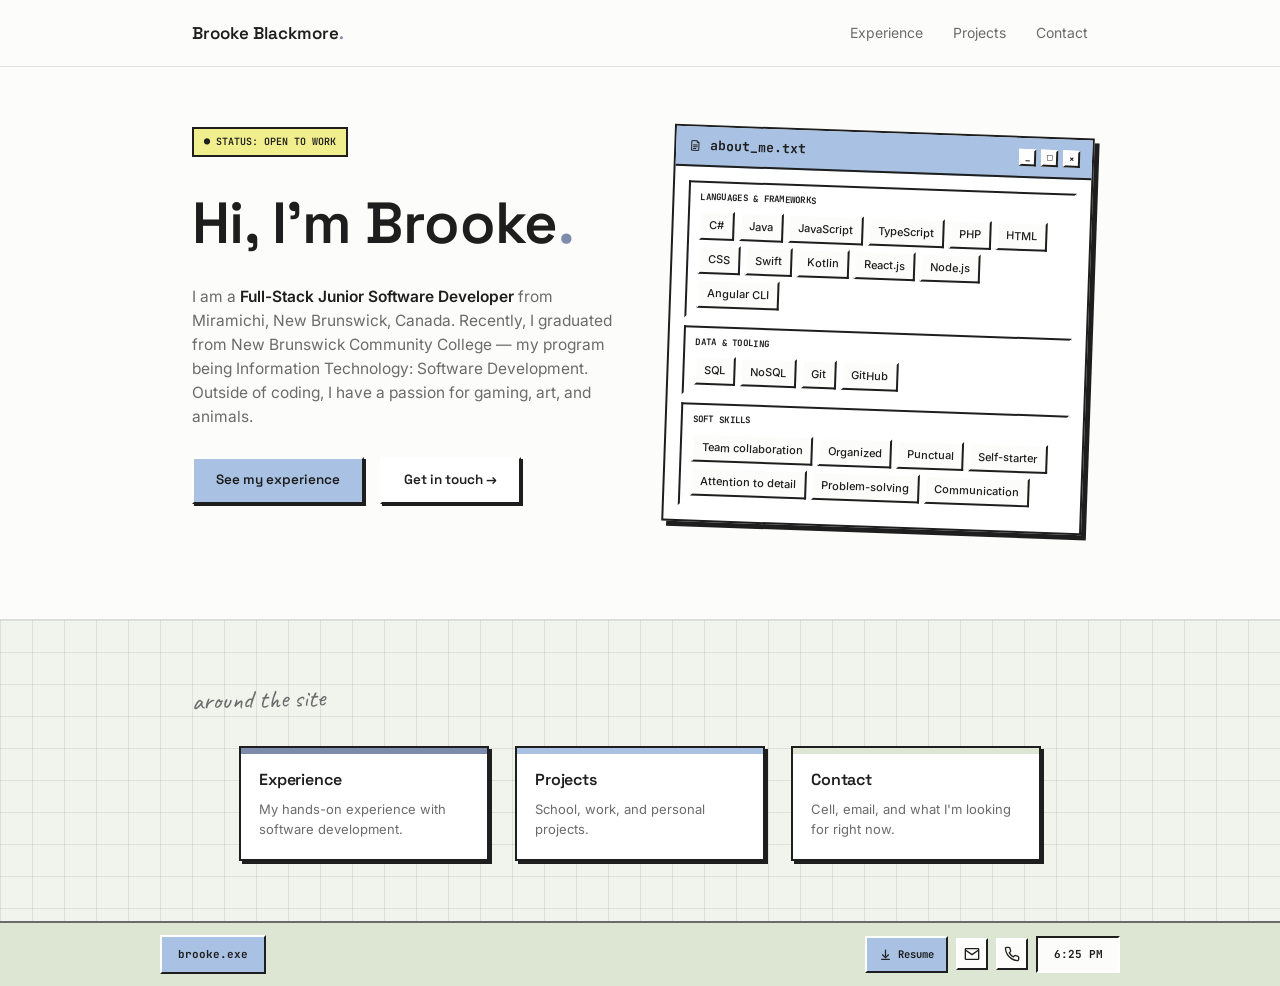
<file: index.html>
<!doctype html>
<html lang="en">
  <head>
    <meta charset="UTF-8" />
    <meta name="viewport" content="width=device-width, initial-scale=1.0" />
    <title>Brooke Blackmore — Software Developer</title>
    <meta
      name="description"
      content="Brooke Blackmore — Software Development student at NBCC, Miramichi, New Brunswick."
    />
    <link rel="preconnect" href="https://fonts.googleapis.com" />
    <link
      href="https://fonts.googleapis.com/css2?family=Space+Grotesk:wght@500;600;700&family=Caveat:wght@600;700&family=JetBrains+Mono:wght@400;500;600;700&family=Inter:wght@400;500;600&display=swap"
      rel="stylesheet"
    />
    <link rel="stylesheet" href="styles/base.css" />
    <link rel="stylesheet" href="styles/home.css" />
  </head>
  <body>
    <header>
      <div class="wrap">
        <nav>
          <a href="index.html" class="brand"
            >Brooke Blackmore<span class="dot">.</span></a
          >
          <ul class="navlinks">
            <li><a href="experience.html">Experience</a></li>
            <li><a href="projects.html">Projects</a></li>
            <li><a href="contact.html">Contact</a></li>
          </ul>
        </nav>
      </div>
    </header>

    <main>
      <section class="hero">
        <div class="wrap">
          <div class="hero-inner">
            <span class="status-tag">● STATUS: OPEN TO WORK</span>
            <h1>Hi, I'm Brooke<span class="period">.</span></h1>
            <p>
              I am a
              <span class="role">Full-Stack Junior Software Developer</span>
              from Miramichi, New Brunswick, Canada. Recently, I graduated from
              New Brunswick Community College — my program being Information
              Technology: Software Development. Outside of coding, I have a
              passion for gaming, art, and animals.
            </p>
            <div class="hero-cta">
              <a href="experience.html" class="bevel-btn fill"
                >See my experience</a
              >
              <a href="contact.html" class="bevel-btn">Get in touch →</a>
            </div>
          </div>

          <retro-window title="about_me.txt" icon="file" bar="blueberry">
            <div class="field">
              <span class="field-label">LANGUAGES &amp; FRAMEWORKS</span>
              <div class="chip-row">
                <span class="chip">C#</span>
                <span class="chip">Java</span>
                <span class="chip">JavaScript</span>
                <span class="chip">TypeScript</span>
                <span class="chip">PHP</span>
                <span class="chip">HTML</span>
                <span class="chip">CSS</span>
                <span class="chip">Swift</span>
                <span class="chip">Kotlin</span>
                <span class="chip">React.js</span>
                <span class="chip">Node.js</span>
                <span class="chip">Angular CLI</span>
              </div>
            </div>

            <div class="field">
              <span class="field-label">DATA &amp; TOOLING</span>
              <div class="chip-row">
                <span class="chip">SQL</span>
                <span class="chip">NoSQL</span>
                <span class="chip">Git</span>
                <span class="chip">GitHub</span>
              </div>
            </div>

            <div class="field">
              <span class="field-label">SOFT SKILLS</span>
              <div class="chip-row">
                <span class="chip">Team collaboration</span>
                <span class="chip">Organized</span>
                <span class="chip">Punctual</span>
                <span class="chip">Self-starter</span>
                <span class="chip">Attention to detail</span>
                <span class="chip">Problem-solving</span>
                <span class="chip">Communication</span>
              </div>
            </div>
          </retro-window>
        </div>
      </section>

      <section class="around-section">
        <div class="wrap">
          <span class="scrap-label">around the site</span>
          <div class="scrap-cards">
            <a href="experience.html">
              <div class="scrap-card">
                <h3>Experience</h3>
                <p>My hands-on experience with software development.</p>
              </div>
            </a>
            <a href="projects.html">
              <div class="scrap-card">
                <h3>Projects</h3>
                <p>School, work, and personal projects.</p>
              </div>
            </a>
            <a href="contact.html">
              <div class="scrap-card">
                <h3>Contact</h3>
                <p>Cell, email, and what I'm looking for right now.</p>
              </div>
            </a>
          </div>
        </div>
      </section>
    </main>

    <footer>
      <div class="taskbar">
        <div class="wrap taskbar-inner">
          <a href="index.html" class="taskbar-start">brooke.exe</a>
          <div class="taskbar-tray">
            <a
              href="images/Brooke_Blackmore_Resume_2026.pdf"
              download
              class="tray-btn"
              title="Download resume"
            >
              <svg
                viewBox="0 0 24 24"
                fill="none"
                stroke="currentColor"
                stroke-width="2.2"
              >
                <path d="M12 3v13" />
                <path d="M6 12l6 6 6-6" />
                <path d="M4 21h16" />
              </svg>
              Resume
            </a>
            <a
              href="mailto:blackmorebrooke@gmail.com"
              class="tray-icon"
              title="Email"
              aria-label="Email"
            >
              <svg
                viewBox="0 0 24 24"
                fill="none"
                stroke="currentColor"
                stroke-width="2"
              >
                <rect x="2" y="4" width="20" height="16" rx="1" />
                <path d="M2 6l10 7 10-7" />
              </svg>
            </a>
            <a
              href="tel:+15064240057"
              class="tray-icon"
              title="Call"
              aria-label="Call"
            >
              <svg
                viewBox="0 0 24 24"
                fill="none"
                stroke="currentColor"
                stroke-width="2"
              >
                <path
                  d="M22 16.9v3a2 2 0 0 1-2.2 2 19.8 19.8 0 0 1-8.6-3 19.5 19.5 0 0 1-6-6 19.8 19.8 0 0 1-3-8.7A2 2 0 0 1 4.1 2h3a2 2 0 0 1 2 1.7c.1 1 .3 2 .7 3a2 2 0 0 1-.4 2.1L8 10.3a16 16 0 0 0 6 6l1.5-1.5a2 2 0 0 1 2-.4c1 .3 2 .5 3 .7a2 2 0 0 1 1.5 2.1Z"
                />
              </svg>
            </a>
            <span class="tray-clock" id="taskbarClock">--:--</span>
          </div>
        </div>
      </div>
    </footer>

    <script src="retro-window.js"></script>

    <script>
      function updateTaskbarClock() {
        var el = document.getElementById("taskbarClock");
        if (!el) return;
        var now = new Date();
        var h = now.getHours();
        var m = String(now.getMinutes()).padStart(2, "0");
        var ampm = h >= 12 ? "PM" : "AM";
        h = h % 12;
        if (h === 0) h = 12;
        el.textContent = h + ":" + m + " " + ampm;
      }
      updateTaskbarClock();
      setInterval(updateTaskbarClock, 15000);
    </script>
  </body>
</html>
</file>
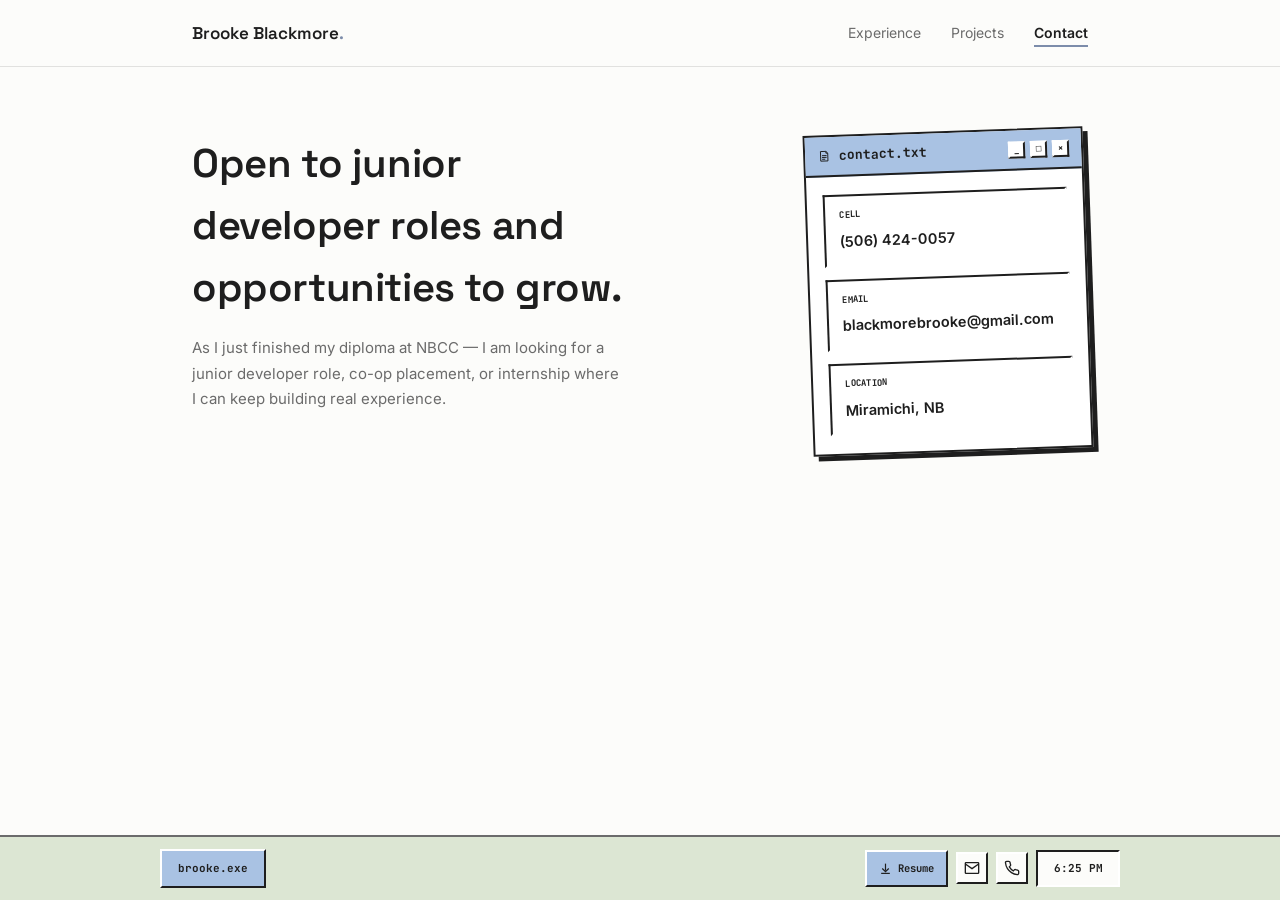
<file: contact.html>
<!doctype html>
<html lang="en">
  <head>
    <meta charset="UTF-8" />
    <meta name="viewport" content="width=device-width, initial-scale=1.0" />
    <title>Contact — Brooke Blackmore</title>
    <meta
      name="description"
      content="Contact Brooke Blackmore — Miramichi, New Brunswick."
    />
    <link rel="preconnect" href="https://fonts.googleapis.com" />
    <link
      href="https://fonts.googleapis.com/css2?family=Space+Grotesk:wght@500;600;700&family=Caveat:wght@600;700&family=JetBrains+Mono:wght@400;500;600;700&family=Inter:wght@400;500;600&display=swap"
      rel="stylesheet"
    />
    <link rel="stylesheet" href="styles/base.css" />
    <link rel="stylesheet" href="styles/contact.css" />
  </head>
  <body>
    <header>
      <div class="wrap">
        <nav>
          <a href="index.html" class="brand"
            >Brooke Blackmore<span class="dot">.</span></a
          >
          <ul class="navlinks">
            <li><a href="experience.html">Experience</a></li>
            <li><a href="projects.html">Projects</a></li>
            <li><a href="contact.html" class="current">Contact</a></li>
          </ul>
        </nav>
      </div>
    </header>

    <main>
      <section class="page-hero contact-hero">
        <div class="wrap">
          <div class="hero-inner">
            <h1>Open to junior developer roles and opportunities to grow.</h1>
            <p>
              As I just finished my diploma at NBCC — I am looking for a junior
              developer role, co-op placement, or internship where I can keep
              building real experience.
            </p>
          </div>

          <retro-window
            class="contact-win"
            title="contact.txt"
            icon="file"
            bar="blueberry"
          >
            <div class="field">
              <span class="field-label">CELL</span>
              <a href="tel:+15064240057" class="contact-value"
                >(506) 424-0057</a
              >
            </div>
            <div class="field">
              <span class="field-label">EMAIL</span>
              <a href="mailto:blackmorebrooke@gmail.com" class="contact-value"
                >blackmorebrooke@gmail.com</a
              >
            </div>
            <div class="field">
              <span class="field-label">LOCATION</span>
              <span class="contact-value">Miramichi, NB</span>
            </div>
          </retro-window>
        </div>
      </section>
    </main>

    <footer>
      <div class="taskbar">
        <div class="wrap taskbar-inner">
          <a href="index.html" class="taskbar-start">brooke.exe</a>
          <div class="taskbar-tray">
            <a
              href="images/Brooke_Blackmore_Resume_2026.pdf"
              download
              class="tray-btn"
              title="Download resume"
            >
              <svg
                viewBox="0 0 24 24"
                fill="none"
                stroke="currentColor"
                stroke-width="2.2"
              >
                <path d="M12 3v13" />
                <path d="M6 12l6 6 6-6" />
                <path d="M4 21h16" />
              </svg>
              Resume
            </a>
            <a
              href="mailto:blackmorebrooke@gmail.com"
              class="tray-icon"
              title="Email"
              aria-label="Email"
            >
              <svg
                viewBox="0 0 24 24"
                fill="none"
                stroke="currentColor"
                stroke-width="2"
              >
                <rect x="2" y="4" width="20" height="16" rx="1" />
                <path d="M2 6l10 7 10-7" />
              </svg>
            </a>
            <a
              href="tel:+15064240057"
              class="tray-icon"
              title="Call"
              aria-label="Call"
            >
              <svg
                viewBox="0 0 24 24"
                fill="none"
                stroke="currentColor"
                stroke-width="2"
              >
                <path
                  d="M22 16.9v3a2 2 0 0 1-2.2 2 19.8 19.8 0 0 1-8.6-3 19.5 19.5 0 0 1-6-6 19.8 19.8 0 0 1-3-8.7A2 2 0 0 1 4.1 2h3a2 2 0 0 1 2 1.7c.1 1 .3 2 .7 3a2 2 0 0 1-.4 2.1L8 10.3a16 16 0 0 0 6 6l1.5-1.5a2 2 0 0 1 2-.4c1 .3 2 .5 3 .7a2 2 0 0 1 1.5 2.1Z"
                />
              </svg>
            </a>
            <span class="tray-clock" id="taskbarClock">--:--</span>
          </div>
        </div>
      </div>
    </footer>

    <script src="retro-window.js"></script>

    <script>
      function updateTaskbarClock() {
        var el = document.getElementById("taskbarClock");
        if (!el) return;
        var now = new Date();
        var h = now.getHours();
        var m = String(now.getMinutes()).padStart(2, "0");
        var ampm = h >= 12 ? "PM" : "AM";
        h = h % 12;
        if (h === 0) h = 12;
        el.textContent = h + ":" + m + " " + ampm;
      }
      updateTaskbarClock();
      setInterval(updateTaskbarClock, 15000);
    </script>
  </body>
</html>
</file>
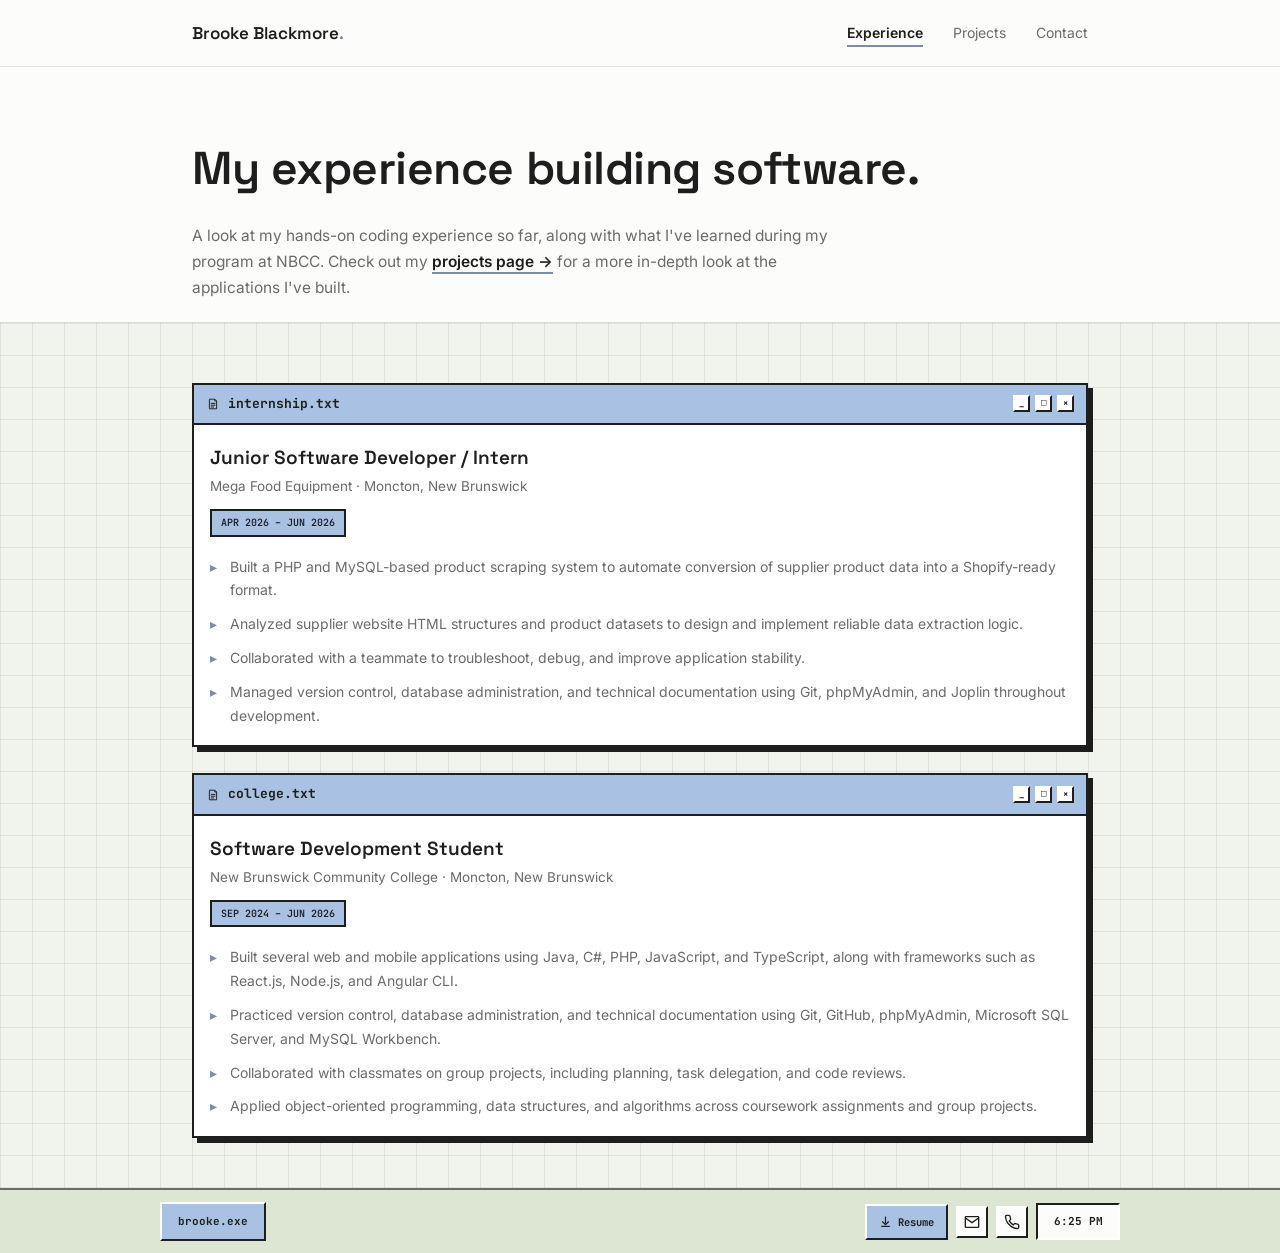
<file: experience.html>
<!doctype html>
<html lang="en">
  <head>
    <meta charset="UTF-8" />
    <meta name="viewport" content="width=device-width, initial-scale=1.0" />
    <title>Experience — Brooke Blackmore</title>
    <meta
      name="description"
      content="Work experience for Brooke Blackmore, including Mega Food Equipment and school projects at NBCC."
    />
    <link rel="preconnect" href="https://fonts.googleapis.com" />
    <link
      href="https://fonts.googleapis.com/css2?family=Space+Grotesk:wght@500;600;700&family=Caveat:wght@600;700&family=JetBrains+Mono:wght@400;500;600;700&family=Inter:wght@400;500;600&display=swap"
      rel="stylesheet"
    />
    <link rel="stylesheet" href="styles/base.css" />
    <link rel="stylesheet" href="styles/experience.css" />
  </head>
  <body>
    <header>
      <div class="wrap">
        <nav>
          <a href="index.html" class="brand"
            >Brooke Blackmore<span class="dot">.</span></a
          >
          <ul class="navlinks">
            <li><a href="experience.html" class="current">Experience</a></li>
            <li><a href="projects.html">Projects</a></li>
            <li><a href="contact.html">Contact</a></li>
          </ul>
        </nav>
      </div>
    </header>

    <main>
      <section class="page-hero">
        <div class="wrap">
          <h1>My experience building software.</h1>
          <p>
            A look at my hands-on coding experience so far, along with what I've
            learned during my program at NBCC. Check out my
            <a href="projects.html" class="inline-link">projects page →</a> for
            a more in-depth look at the applications I've built.
          </p>
        </div>
      </section>

      <section class="tight jobs-section">
        <div class="wrap">
          <div class="job-list">
            <retro-window
              class="job-win"
              title="internship.txt"
              icon="file"
              bar="blueberry"
            >
              <div class="role">Junior Software Developer / Intern</div>
              <div class="org">
                Mega Food Equipment · Moncton, New Brunswick
              </div>
              <span class="dates">APR 2026 – JUN 2026</span>
              <ul>
                <li>
                  Built a PHP and MySQL-based product scraping system to
                  automate conversion of supplier product data into a
                  Shopify-ready format.
                </li>
                <li>
                  Analyzed supplier website HTML structures and product datasets
                  to design and implement reliable data extraction logic.
                </li>
                <li>
                  Collaborated with a teammate to troubleshoot, debug, and
                  improve application stability.
                </li>
                <li>
                  Managed version control, database administration, and
                  technical documentation using Git, phpMyAdmin, and Joplin
                  throughout development.
                </li>
              </ul>
            </retro-window>

            <retro-window
              class="job-win"
              title="college.txt"
              icon="file"
              bar="blueberry"
            >
              <div class="role">Software Development Student</div>
              <div class="org">
                New Brunswick Community College · Moncton, New Brunswick
              </div>
              <span class="dates">SEP 2024 – JUN 2026</span>
              <ul>
                <li>
                  Built several web and mobile applications using Java, C#, PHP,
                  JavaScript, and TypeScript, along with frameworks such as
                  React.js, Node.js, and Angular CLI.
                </li>
                <li>
                  Practiced version control, database administration, and
                  technical documentation using Git, GitHub, phpMyAdmin,
                  Microsoft SQL Server, and MySQL Workbench.
                </li>
                <li>
                  Collaborated with classmates on group projects, including
                  planning, task delegation, and code reviews.
                </li>
                <li>
                  Applied object-oriented programming, data structures, and
                  algorithms across coursework assignments and group projects.
                </li>
              </ul>
            </retro-window>
          </div>
        </div>
      </section>
    </main>

    <footer>
      <div class="taskbar">
        <div class="wrap taskbar-inner">
          <a href="index.html" class="taskbar-start">brooke.exe</a>
          <div class="taskbar-tray">
            <a
              href="images/Brooke_Blackmore_Resume_2026.pdf"
              download
              class="tray-btn"
              title="Download resume"
            >
              <svg
                viewBox="0 0 24 24"
                fill="none"
                stroke="currentColor"
                stroke-width="2.2"
              >
                <path d="M12 3v13" />
                <path d="M6 12l6 6 6-6" />
                <path d="M4 21h16" />
              </svg>
              Resume
            </a>
            <a
              href="mailto:blackmorebrooke@gmail.com"
              class="tray-icon"
              title="Email"
              aria-label="Email"
            >
              <svg
                viewBox="0 0 24 24"
                fill="none"
                stroke="currentColor"
                stroke-width="2"
              >
                <rect x="2" y="4" width="20" height="16" rx="1" />
                <path d="M2 6l10 7 10-7" />
              </svg>
            </a>
            <a
              href="tel:+15064240057"
              class="tray-icon"
              title="Call"
              aria-label="Call"
            >
              <svg
                viewBox="0 0 24 24"
                fill="none"
                stroke="currentColor"
                stroke-width="2"
              >
                <path
                  d="M22 16.9v3a2 2 0 0 1-2.2 2 19.8 19.8 0 0 1-8.6-3 19.5 19.5 0 0 1-6-6 19.8 19.8 0 0 1-3-8.7A2 2 0 0 1 4.1 2h3a2 2 0 0 1 2 1.7c.1 1 .3 2 .7 3a2 2 0 0 1-.4 2.1L8 10.3a16 16 0 0 0 6 6l1.5-1.5a2 2 0 0 1 2-.4c1 .3 2 .5 3 .7a2 2 0 0 1 1.5 2.1Z"
                />
              </svg>
            </a>
            <span class="tray-clock" id="taskbarClock">--:--</span>
          </div>
        </div>
      </div>
    </footer>

    <script src="retro-window.js"></script>

    <script>
      function updateTaskbarClock() {
        var el = document.getElementById("taskbarClock");
        if (!el) return;
        var now = new Date();
        var h = now.getHours();
        var m = String(now.getMinutes()).padStart(2, "0");
        var ampm = h >= 12 ? "PM" : "AM";
        h = h % 12;
        if (h === 0) h = 12;
        el.textContent = h + ":" + m + " " + ampm;
      }
      updateTaskbarClock();
      setInterval(updateTaskbarClock, 15000);
    </script>
  </body>
</html>
</file>
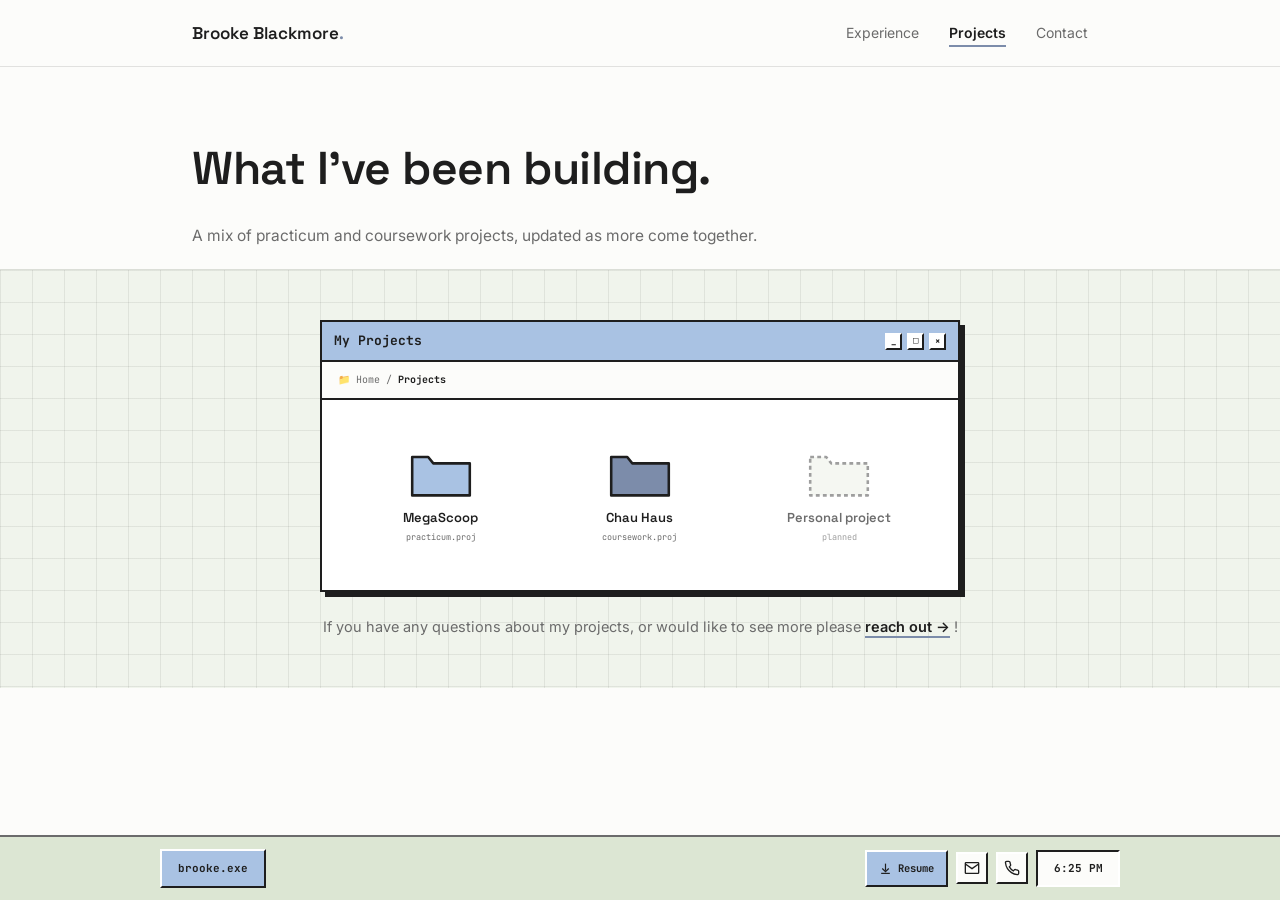
<file: projects.html>
<!doctype html>
<html lang="en">
  <head>
    <meta charset="UTF-8" />
    <meta name="viewport" content="width=device-width, initial-scale=1.0" />
    <title>Projects — Brooke Blackmore</title>
    <meta
      name="description"
      content="Software projects by Brooke Blackmore, including MegaScoop, a Shopify product automation tool."
    />
    <link rel="preconnect" href="https://fonts.googleapis.com" />
    <link
      href="https://fonts.googleapis.com/css2?family=Space+Grotesk:wght@500;600;700&family=Caveat:wght@600;700&family=JetBrains+Mono:wght@400;500;600;700&family=Inter:wght@400;500;600&display=swap"
      rel="stylesheet"
    />
    <link rel="stylesheet" href="styles/base.css" />
    <link rel="stylesheet" href="styles/projects.css" />
  </head>
  <body>
    <header>
      <div class="wrap">
        <nav>
          <a href="index.html" class="brand"
            >Brooke Blackmore<span class="dot">.</span></a
          >
          <ul class="navlinks">
            <li><a href="experience.html">Experience</a></li>
            <li><a href="projects.html" class="current">Projects</a></li>
            <li><a href="contact.html">Contact</a></li>
          </ul>
        </nav>
      </div>
    </header>

    <main>
      <section class="page-hero">
        <div class="wrap">
          <h1>What I've been building.</h1>
          <p>
            A mix of practicum and coursework projects, updated as more come
            together.
          </p>
        </div>
      </section>

      <section class="tight projects-section">
        <div class="wrap">
          <div class="win explorer-win">
            <div class="win-bar blueberry">
              <div class="win-title">My Projects</div>
              <div class="win-controls">
                <div class="win-btn">_</div>
                <div class="win-btn">□</div>
                <div class="win-btn">×</div>
              </div>
            </div>
            <div class="explorer-crumb">
              📁 Home / <strong>Projects</strong>
            </div>
            <div class="explorer-body">
              <div class="explorer-main">
                <div class="folder-grid">
                  <a href="projects/project-megascoop.html" class="folder-item">
                    <svg class="folder-icon" viewBox="0 0 100 80" fill="none">
                      <path
                        d="M5 15 L30 15 L38 25 L95 25 L95 75 L5 75 Z"
                        fill="var(--blueberry)"
                        stroke="var(--ink)"
                        stroke-width="4"
                        stroke-linejoin="round"
                      />
                    </svg>
                    <span class="folder-name">MegaScoop</span>
                    <span class="folder-tag">practicum.proj</span>
                  </a>

                  <a href="projects/project-chauhaus.html" class="folder-item">
                    <svg class="folder-icon" viewBox="0 0 100 80" fill="none">
                      <path
                        d="M5 15 L30 15 L38 25 L95 25 L95 75 L5 75 Z"
                        fill="var(--blueberry-dark)"
                        stroke="var(--ink)"
                        stroke-width="4"
                        stroke-linejoin="round"
                      />
                    </svg>
                    <span class="folder-name">Chau Haus</span>
                    <span class="folder-tag">coursework.proj</span>
                  </a>

                  <span class="folder-item disabled" aria-disabled="true">
                    <svg class="folder-icon" viewBox="0 0 100 80" fill="none">
                      <path
                        d="M5 15 L30 15 L38 25 L95 25 L95 75 L5 75 Z"
                        fill="var(--greige)"
                        stroke="var(--ink-dim)"
                        stroke-width="4"
                        stroke-linejoin="round"
                        stroke-dasharray="6 5"
                      />
                    </svg>
                    <span class="folder-name">Personal project</span>
                    <span class="folder-tag">planned</span>
                  </span>
                </div>
              </div>
            </div>
          </div>

          <p class="projects-note">
            If you have any questions about my projects, or would like to see
            more please
            <a href="contact.html" class="inline-link"> reach out →</a>
            !
          </p>
        </div>
      </section>
    </main>

    <footer>
      <div class="taskbar">
        <div class="wrap taskbar-inner">
          <a href="index.html" class="taskbar-start">brooke.exe</a>
          <div class="taskbar-tray">
            <a
              href="images/Brooke_Blackmore_Resume_2026.pdf"
              download
              class="tray-btn"
              title="Download resume"
            >
              <svg
                viewBox="0 0 24 24"
                fill="none"
                stroke="currentColor"
                stroke-width="2.2"
              >
                <path d="M12 3v13" />
                <path d="M6 12l6 6 6-6" />
                <path d="M4 21h16" />
              </svg>
              Resume
            </a>
            <a
              href="mailto:blackmorebrooke@gmail.com"
              class="tray-icon"
              title="Email"
              aria-label="Email"
            >
              <svg
                viewBox="0 0 24 24"
                fill="none"
                stroke="currentColor"
                stroke-width="2"
              >
                <rect x="2" y="4" width="20" height="16" rx="1" />
                <path d="M2 6l10 7 10-7" />
              </svg>
            </a>
            <a
              href="tel:+15064240057"
              class="tray-icon"
              title="Call"
              aria-label="Call"
            >
              <svg
                viewBox="0 0 24 24"
                fill="none"
                stroke="currentColor"
                stroke-width="2"
              >
                <path
                  d="M22 16.9v3a2 2 0 0 1-2.2 2 19.8 19.8 0 0 1-8.6-3 19.5 19.5 0 0 1-6-6 19.8 19.8 0 0 1-3-8.7A2 2 0 0 1 4.1 2h3a2 2 0 0 1 2 1.7c.1 1 .3 2 .7 3a2 2 0 0 1-.4 2.1L8 10.3a16 16 0 0 0 6 6l1.5-1.5a2 2 0 0 1 2-.4c1 .3 2 .5 3 .7a2 2 0 0 1 1.5 2.1Z"
                />
              </svg>
            </a>
            <span class="tray-clock" id="taskbarClock">--:--</span>
          </div>
        </div>
      </div>
    </footer>

    <script>
      function updateTaskbarClock() {
        var el = document.getElementById("taskbarClock");
        if (!el) return;
        var now = new Date();
        var h = now.getHours();
        var m = String(now.getMinutes()).padStart(2, "0");
        var ampm = h >= 12 ? "PM" : "AM";
        h = h % 12;
        if (h === 0) h = 12;
        el.textContent = h + ":" + m + " " + ampm;
      }
      updateTaskbarClock();
      setInterval(updateTaskbarClock, 15000);
    </script>
  </body>
</html>
</file>
<file: styles/base.css>
:root {
  --white: #ffffff;
  --wash: #fcfcfa;
  --ink: #1e1e1e;
  --ink-dim: #6b6b6b;
  --sage: #dce6d3;
  --blueberry: #a9c2e3;
  --blueberry-dark: #7c8caa;
  --greige: #f0f4ec;
  --greige-mid: #edf2e8;
  --greige-dark: #e0ddd7;
  --yellow: #f1ee8e;
  --display: "Space Grotesk", sans-serif;
  --hand: "Caveat", cursive;
  --pixel: "JetBrains Mono", monospace;
  --sans: "Inter", sans-serif;
}

* {
  margin: 0;
  padding: 0;
  box-sizing: border-box;
}

html {
  scroll-behavior: smooth;
  height: 100%;
}

body {
  background: var(--wash);
  color: var(--ink);
  font-family: var(--sans);
  line-height: 1.55;
  overflow-x: hidden;
  min-height: 100%;
  display: flex;
  flex-direction: column;
}

main {
  flex: 1 0 auto;
}

a {
  color: inherit;
}

::selection {
  background: var(--blueberry-dark);
  color: var(--white);
}

:focus-visible {
  outline: 2px solid var(--blueberry-dark);
  outline-offset: 3px;
}

.wrap {
  max-width: 960px;
  margin: 0 auto;
  padding: 0 32px;
  position: relative;
}
@media (max-width: 640px) {
  .wrap {
    padding: 0 20px;
  }
}

h1,
h2,
h3 {
  font-family: var(--display);
  font-weight: 600;
  letter-spacing: -0.01em;
}

/* nav bar */
header {
  position: sticky;
  top: 0;
  z-index: 50;
  background: rgba(252, 252, 250, 0.9);
  backdrop-filter: blur(8px);
  border-bottom: 1px solid rgba(30, 30, 30, 0.12);
}
nav {
  display: flex;
  justify-content: space-between;
  align-items: center;
  padding: 20px 0;
}
.brand {
  font-family: var(--display);
  font-size: 17px;
  font-weight: 600;
  text-decoration: none;
}
.brand .dot {
  color: var(--blueberry-dark);
}
.navlinks {
  display: flex;
  gap: 30px;
  list-style: none;
  font-size: 14px;
}
.navlinks a {
  text-decoration: none;
  color: var(--ink-dim);
  transition: color 0.2s ease;
  padding-bottom: 4px;
}
.navlinks a:hover {
  color: var(--ink);
}
.navlinks a.current {
  color: var(--ink);
  font-weight: 600;
  border-bottom: 2px solid var(--blueberry-dark);
}
@media (max-width: 640px) {
  .navlinks {
    gap: 16px;
    font-size: 12.5px;
  }
}

/* shared buttons/links/tags */
.status-tag {
  display: inline-block;
  font-family: var(--pixel);
  font-size: 10px;
  font-weight: 600;
  background: var(--yellow);
  border: 2px solid var(--ink);
  padding: 5px 10px;
  margin-bottom: 16px;
}
.bevel-btn {
  font-family: var(--display);
  font-weight: 600;
  font-size: 13.5px;
  padding: 11px 22px;
  background: var(--white);
  border: 2px solid;
  border-color: #fff var(--ink) var(--ink) #fff;
  box-shadow: 2px 2px 0 var(--ink);
  text-decoration: none;
  color: var(--ink);
  display: inline-block;
  cursor: pointer;
  transition: transform 0.2s ease;
}
.bevel-btn:hover {
  transform: translateY(-2px);
}
.bevel-btn.fill {
  background: var(--blueberry);
}

.inline-link {
  color: var(--ink);
  font-weight: 600;
  text-decoration: none;
  border-bottom: 2px solid var(--blueberry-dark);
  padding-bottom: 1px;
  transition: color 0.2s ease;
}
.inline-link:hover {
  color: var(--blueberry-dark);
}

.tag {
  display: inline-block;
  font-family: var(--pixel);
  font-size: 9.5px;
  font-weight: 600;
  letter-spacing: 0.04em;
  text-transform: uppercase;
  color: var(--ink);
  background: var(--sage);
  border: 2px solid var(--ink);
  padding: 4px 9px;
}

/* reusable window component */
retro-window {
  display: block;
}
.win {
  background: var(--white);
  border: 2px solid var(--ink);
  box-shadow: 5px 5px 0 var(--ink);
}
.win-bar {
  display: flex;
  align-items: center;
  justify-content: space-between;
  padding: 9px 12px;
  border-bottom: 2px solid var(--ink);
  font-family: var(--pixel);
  font-size: 13px;
  font-weight: 700;
  color: var(--ink);
  background: var(--sage);
}
/* win-bar color modifiers, set with retro-window's bar="" attribute */
.win-bar.blueberry {
  background: var(--blueberry);
}
.win-bar.greige {
  background: var(--greige);
}
.win-title {
  display: flex;
  align-items: center;
  gap: 8px;
}
.win-title-icon {
  width: 14px;
  height: 12px;
  flex-shrink: 0;
  color: var(--ink);
}
.win-controls {
  display: flex;
  gap: 5px;
}
.win-btn {
  width: 17px;
  height: 17px;
  background: var(--white);
  border: 2px solid;
  border-color: #fff var(--ink) var(--ink) #fff;
  display: flex;
  align-items: center;
  justify-content: center;
  font-family: var(--pixel);
  font-size: 9px;
  line-height: 1;
}
.win-body {
  padding: 18px 16px;
}
.win-body .field-group {
  margin-bottom: 16px;
}
.win-body .field-group:last-child {
  margin-bottom: 0;
}

/* chip/field components */
.field {
  border: 2px solid;
  border-color: var(--ink) #fff #fff var(--ink);
  background: var(--white);
  padding: 12px 14px;
  margin-bottom: 12px;
}
.field:last-child {
  margin-bottom: 0;
}
.field-label {
  font-family: var(--pixel);
  font-size: 9px;
  font-weight: 700;
  color: var(--ink);
  margin-bottom: 8px;
  display: block;
  letter-spacing: 0.03em;
}
.field-group {
  margin-bottom: 28px;
}
.field-group:last-child {
  margin-bottom: 0;
}
.field-group .field-label {
  font-size: 11.5px;
  margin-bottom: 10px;
}
.chip-row {
  display: flex;
  flex-wrap: wrap;
  gap: 6px;
}
.chip {
  font-size: 11.5px;
  font-weight: 500;
  padding: 5px 10px;
  border: 2px solid;
  border-color: #fff var(--ink) var(--ink) #fff;
  background: var(--wash);
  transition: transform 0.2s cubic-bezier(0.34, 1.56, 0.64, 1);
  display: inline-block;
}
.chip:hover {
  transform: translateY(-2px) rotate(-2deg);
}

/* sections */
section {
  padding: 60px 0;
}
section.tight {
  padding: 50px 0;
}
section + section {
  border-top: 1px solid rgba(30, 30, 30, 0.1);
}

.scrap-label {
  font-family: var(--hand);
  font-size: 26px;
  color: var(--ink-dim);
  display: inline-block;
  margin-bottom: 16px;
  transform: rotate(-1.5deg);
}

/* page hero */
.page-hero {
  padding: 60px 0 20px;
}
.page-hero h1 {
  font-size: clamp(32px, 5vw, 46px);
  margin-top: 6px;
}
.page-hero p {
  margin-top: 18px;
  color: var(--ink-dim);
  font-size: 15.5px;
  max-width: 64ch;
  line-height: 1.7;
}

/* footer (taskbar) */
footer {
  margin-top: 0;
  flex-shrink: 0;
}
.taskbar {
  background: var(--sage);
  border-top: 2px solid var(--ink-dim);
}
.taskbar-inner {
  display: flex;
  justify-content: space-between;
  align-items: center;
  padding: 12px 0;
  flex-wrap: wrap;
  gap: 12px;
}
.taskbar-start {
  display: inline-flex;
  align-items: center;
  gap: 8px;
  font-family: var(--pixel);
  font-weight: 700;
  font-size: 11px;
  padding: 9px 16px;
  border: 2px solid;
  border-color: #fff var(--ink) var(--ink) #fff;
  background: var(--blueberry);
  color: var(--ink);
  text-decoration: none;
  transition: transform 0.15s ease;
}
.taskbar-start:hover {
  transform: translateY(-1px);
}
.taskbar-start:active {
  border-color: var(--ink) #fff #fff var(--ink);
  transform: translateY(0);
}

.taskbar-tray {
  display: flex;
  align-items: center;
  gap: 8px;
  flex-wrap: wrap;
}

/* resume download button */
.tray-btn {
  display: inline-flex;
  align-items: center;
  gap: 6px;
  font-family: var(--pixel);
  font-weight: 700;
  font-size: 10.5px;
  padding: 8px 12px;
  border: 2px solid;
  border-color: #fff var(--ink) var(--ink) #fff;
  background: var(--blueberry);
  color: var(--ink);
  text-decoration: none;
  transition:
    transform 0.15s ease,
    background 0.15s ease;
}
.tray-btn:hover {
  transform: translateY(-1px);
  background: var(--blueberry);
}
.tray-btn svg {
  width: 13px;
  height: 13px;
}

.tray-icon {
  width: 32px;
  height: 32px;
  display: flex;
  align-items: center;
  justify-content: center;
  border: 2px solid;
  border-color: #fff var(--ink) var(--ink) #fff;
  background: var(--wash);
  text-decoration: none;
  color: var(--ink);
  transition: background 0.15s ease;
}
.tray-icon:hover {
  background: var(--sage);
}
.tray-icon svg {
  width: 16px;
  height: 16px;
}

.tray-clock {
  font-family: var(--pixel);
  font-weight: 700;
  font-size: 11px;
  border: 2px solid;
  border-color: var(--ink) #fff #fff var(--ink);
  padding: 8px 12px;
  background: var(--wash);
  color: var(--ink);
  min-width: 84px;
  text-align: center;
}
</file>
<file: styles/home.css>
/* hero (2 columns) */
.hero {
  padding: 60px 0 90px;
  position: relative;
}
.hero .wrap {
  display: flex;
  gap: 40px;
  align-items: flex-start;
  justify-content: space-between;
  flex-wrap: wrap;
}
.hero-inner {
  max-width: 420px;
  flex: 1 1 340px;
}
.hero h1 {
  font-size: clamp(36px, 6vw, 58px);
  margin-top: 6px;
}
.hero h1 .period {
  color: var(--blueberry-dark);
}
.hero p {
  margin-top: 16px;
  color: var(--ink-dim);
  font-size: 15.5px;
  max-width: 46ch;
}
.hero p .role {
  color: var(--ink);
  font-weight: 600;
}
.hero-cta {
  display: flex;
  gap: 16px;
  margin-top: 28px;
  flex-wrap: wrap;
}

/* hero placement of the about_me.txt window */
.hero .win {
  flex: 0 0 420px;
  width: 420px;
  margin-top: 4px;
  transform: rotate(2deg);
}
@media (max-width: 900px) {
  .hero .win {
    flex: 1 1 100%;
    width: 100%;
    max-width: 460px;
    transform: none;
  }
}

/* compact the window's fields so its height matches the text column beside it */
.hero .win .win-body {
  padding: 14px 14px;
}
.hero .win .field {
  padding: 8px 10px;
  margin-bottom: 8px;
}
.hero .win .field:last-child {
  margin-bottom: 0;
}
.hero .win .field-label {
  margin-bottom: 6px;
}
.hero .win .chip-row {
  gap: 5px;
}
.hero .win .chip {
  padding: 4px 8px;
  font-size: 11px;
}

/* around the site also grid pattern*/
.around-section {
  position: relative;
  overflow: hidden;
  background: var(--greige);
}
.around-section::after {
  content: "";
  position: absolute;
  inset: 0;
  z-index: 0;
  background-image:
    linear-gradient(rgba(30, 30, 30, 0.09) 1px, transparent 1px),
    linear-gradient(90deg, rgba(30, 30, 30, 0.09) 1px, transparent 1px);
  background-size: 32px 32px;
}
.around-section .wrap {
  position: relative;
  z-index: 1;
}
.scrap-cards {
  display: flex;
  gap: 26px;
  flex-wrap: wrap;
  margin-top: 10px;
  justify-content: center;
}
.scrap-cards a {
  text-decoration: none;
}
.scrap-card {
  width: 250px;
  background: var(--white);
  border: 2px solid var(--ink);
  box-shadow: 3px 3px 0 var(--ink);
  padding: 20px 18px;
  position: relative;
  overflow: hidden;
  text-align: left;
  transition:
    transform 0.3s cubic-bezier(0.34, 1.56, 0.64, 1),
    box-shadow 0.3s ease;
}
.scrap-card::before {
  content: "";
  position: absolute;
  top: 0;
  left: 0;
  right: 0;
  height: 6px;
}
.scrap-cards a:nth-child(1) .scrap-card::before {
  background: var(--blueberry-dark);
}
.scrap-cards a:nth-child(2) .scrap-card::before {
  background: var(--blueberry);
}
.scrap-cards a:nth-child(3) .scrap-card::before {
  background: var(--sage);
}
.scrap-card:hover {
  transform: translateY(-4px);
  box-shadow: 5px 6px 0 var(--ink);
}
.scrap-card h3 {
  font-size: 16px;
}
.scrap-card p {
  font-size: 13px;
  color: var(--ink-dim);
  margin-top: 6px;
}
</file>
<file: styles/contact.css>
/* hero (2 columns) */
.contact-hero .wrap {
  display: flex;
  gap: 40px;
  align-items: flex-start;
  justify-content: space-between;
  flex-wrap: wrap;
}
.contact-hero .hero-inner {
  max-width: 440px;
  flex: 1 1 320px;
}
.contact-hero h1 {
  font-size: clamp(28px, 4vw, 40px);
  margin-top: 6px;
}
.contact-hero p {
  margin-top: 16px;
  color: var(--ink-dim);
  font-size: 15px;
  max-width: 48ch;
}

/* contact window */
.contact-win {
  flex: 0 0 280px;
  width: 280px;
  margin-top: 4px;
  transform: rotate(-2deg);
}
@media (max-width: 900px) {
  .contact-win {
    flex: 1 1 100%;
    width: 100%;
    max-width: 340px;
    transform: none;
  }
}
.contact-win .field:last-child {
  margin-bottom: 0;
}
.contact-value {
  font-size: 14.5px;
  font-weight: 600;
  color: var(--ink);
  text-decoration: none;
  display: block;
  transition: color 0.2s ease;
}
a.contact-value:hover {
  color: var(--blueberry-dark);
}
</file>
<file: styles/experience.css>
/* grid pattern */
.jobs-section {
  position: relative;
  overflow: hidden;
  background: var(--greige);
}
.jobs-section::after {
  content: "";
  position: absolute;
  inset: 0;
  z-index: 0;
  background-image:
    linear-gradient(rgba(30, 30, 30, 0.08) 1px, transparent 1px),
    linear-gradient(90deg, rgba(30, 30, 30, 0.08) 1px, transparent 1px);
  background-size: 32px 32px;
}
.jobs-section .wrap {
  position: relative;
  z-index: 1;
}

/* job list */
.job-list {
  display: flex;
  flex-direction: column;
  gap: 26px;
  margin-top: 10px;
}

.job-win .role {
  font-family: var(--display);
  font-size: 19px;
  font-weight: 600;
}
.job-win .org {
  font-size: 13.5px;
  color: var(--ink-dim);
  margin-top: 4px;
}
.job-win .dates {
  display: inline-block;
  font-family: var(--pixel);
  font-size: 10px;
  font-weight: 600;
  color: var(--ink);
  background: var(--blueberry);
  border: 2px solid var(--ink);
  padding: 4px 9px;
  margin-top: 12px;
}

.job-win ul {
  list-style: none;
  margin-top: 18px;
}
.job-win li {
  font-size: 14px;
  color: var(--ink-dim);
  line-height: 1.7;
  padding-left: 20px;
  position: relative;
  margin-bottom: 10px;
}
.job-win li:last-child {
  margin-bottom: 0;
}
.job-win li::before {
  content: "▸";
  position: absolute;
  left: 0;
  color: var(--blueberry-dark);
}
</file>
<file: styles/projects.css>
/* grid pattern */
.projects-section {
  position: relative;
  overflow: hidden;
  background: var(--greige);
}
.projects-section::after {
  content: "";
  position: absolute;
  inset: 0;
  z-index: 0;
  background-image:
    linear-gradient(rgba(30, 30, 30, 0.08) 1px, transparent 1px),
    linear-gradient(90deg, rgba(30, 30, 30, 0.08) 1px, transparent 1px);
  background-size: 32px 32px;
}
.projects-section .wrap {
  position: relative;
  z-index: 1;
}

/* window */
.explorer-win {
  max-width: 640px;
  margin: 0 auto;
}
.explorer-crumb {
  font-family: var(--pixel);
  font-size: 10px;
  color: var(--ink-dim);
  padding: 10px 16px;
  border-bottom: 2px solid var(--ink);
  background: var(--wash);
}
.explorer-crumb strong {
  color: var(--ink);
}

.explorer-body {
  display: block;
}

.explorer-main {
  min-width: 0;
}

/* folder grid */
.folder-grid {
  display: grid;
  grid-template-columns: repeat(auto-fill, minmax(150px, 1fr));
  gap: 10px;
  padding: 28px 24px;
}

.folder-item {
  display: flex;
  flex-direction: column;
  align-items: center;
  text-align: center;
  text-decoration: none;
  color: var(--ink);
  padding: 18px 10px;
  border-radius: 2px;
  transition: background 0.15s ease;
}
a.folder-item:hover,
a.folder-item:focus-visible {
  background: var(--blueberry);
}
.folder-item .folder-icon {
  width: 64px;
  height: 54px;
  margin-bottom: 10px;
}
.folder-item .folder-name {
  font-family: var(--display);
  font-weight: 600;
  font-size: 13px;
  line-height: 1.3;
}
.folder-item .folder-tag {
  font-family: var(--pixel);
  font-size: 8.5px;
  color: var(--ink-dim);
  margin-top: 4px;
}

.folder-item.disabled {
  opacity: 0.65;
  cursor: default;
}
.folder-item.disabled:hover,
.folder-item.disabled:focus-visible {
  background: transparent;
}

/* closing note */
.projects-note {
  margin-top: 24px;
  color: var(--ink-dim);
  font-size: 14.5px;
  text-align: center;
}
</file>
